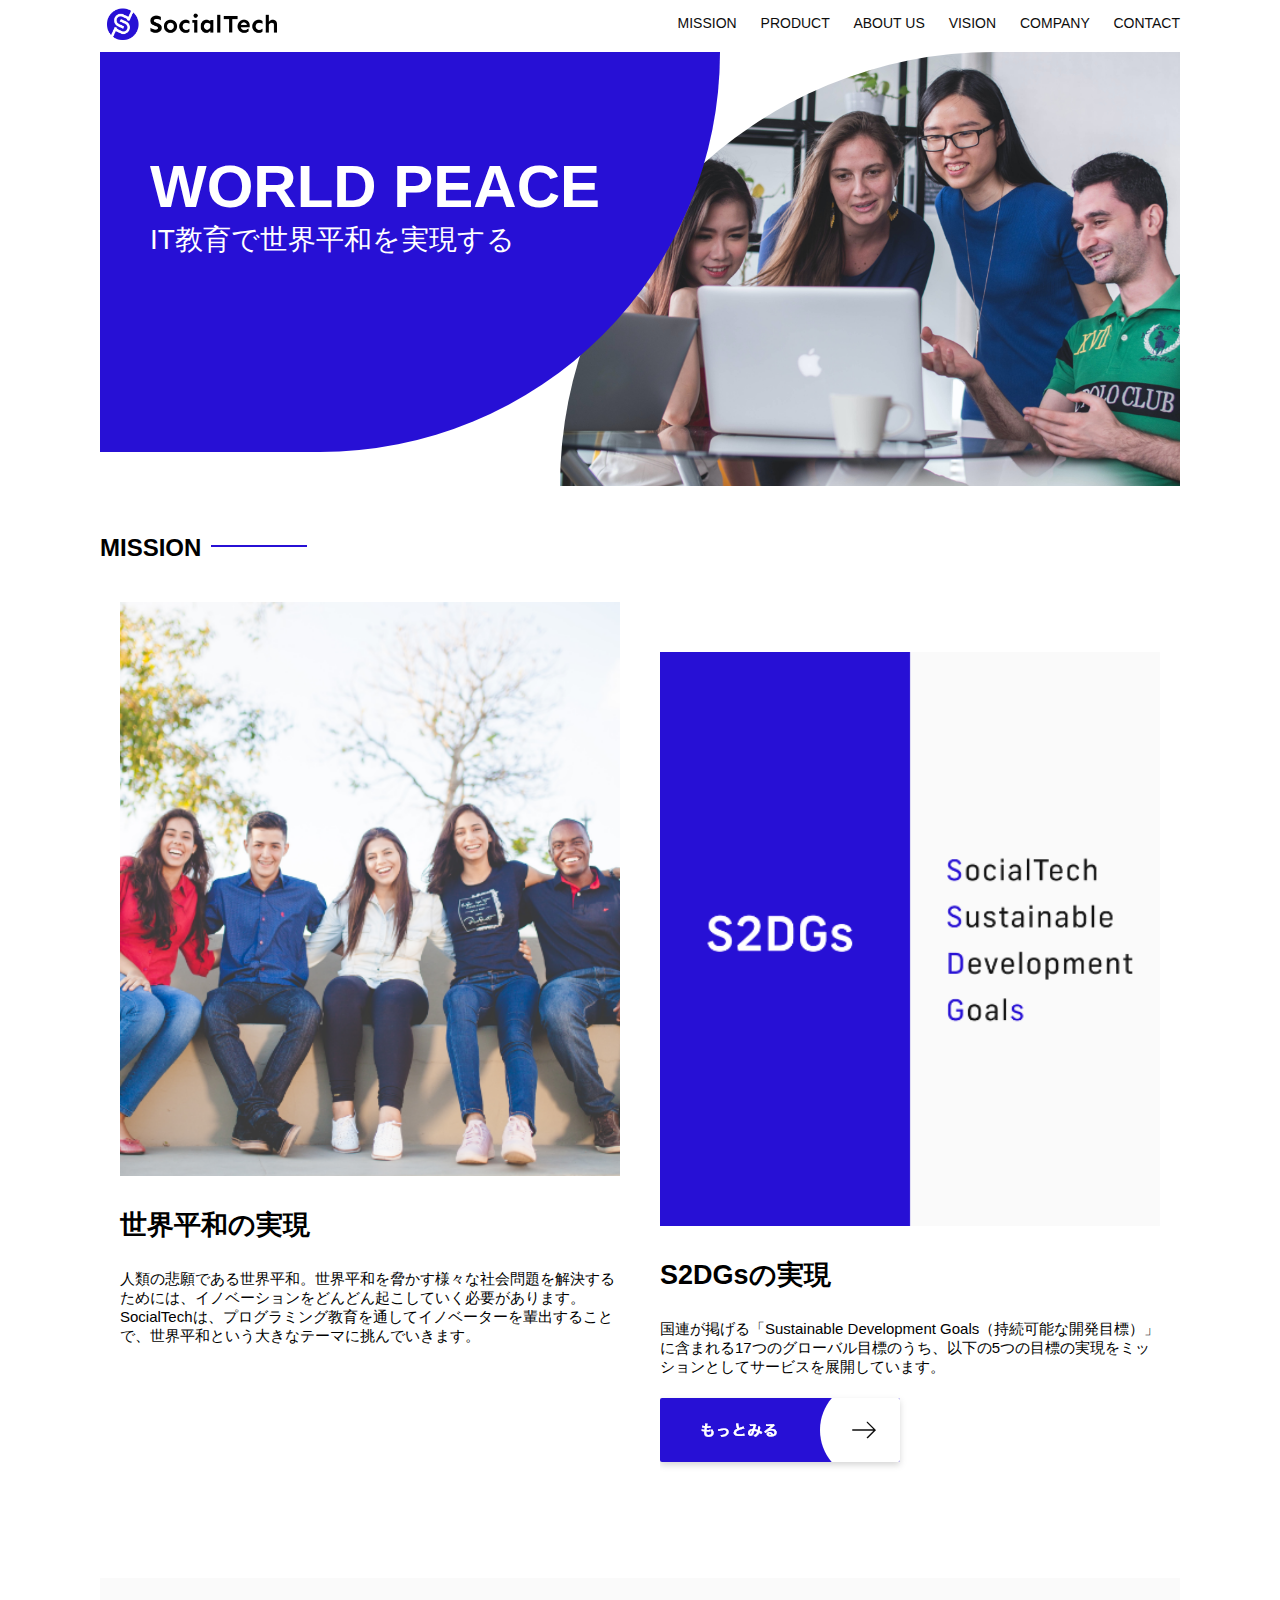
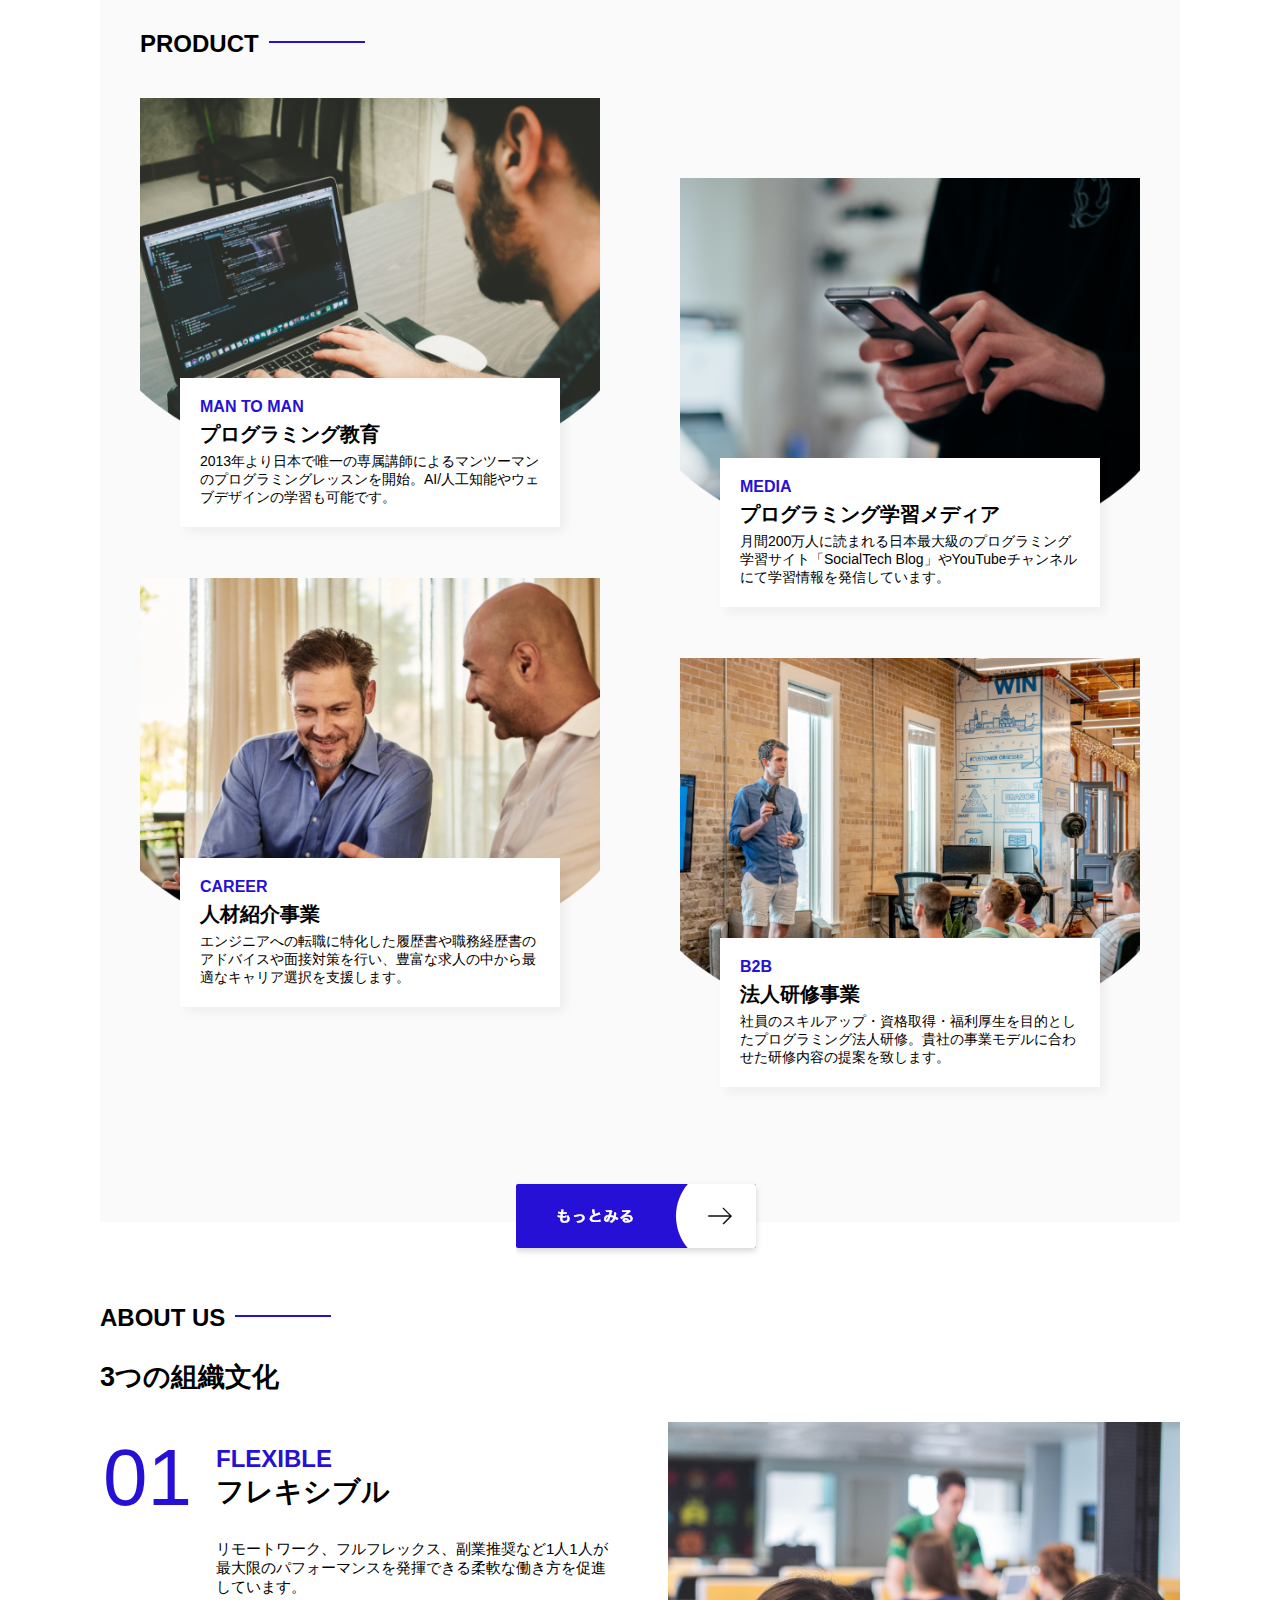
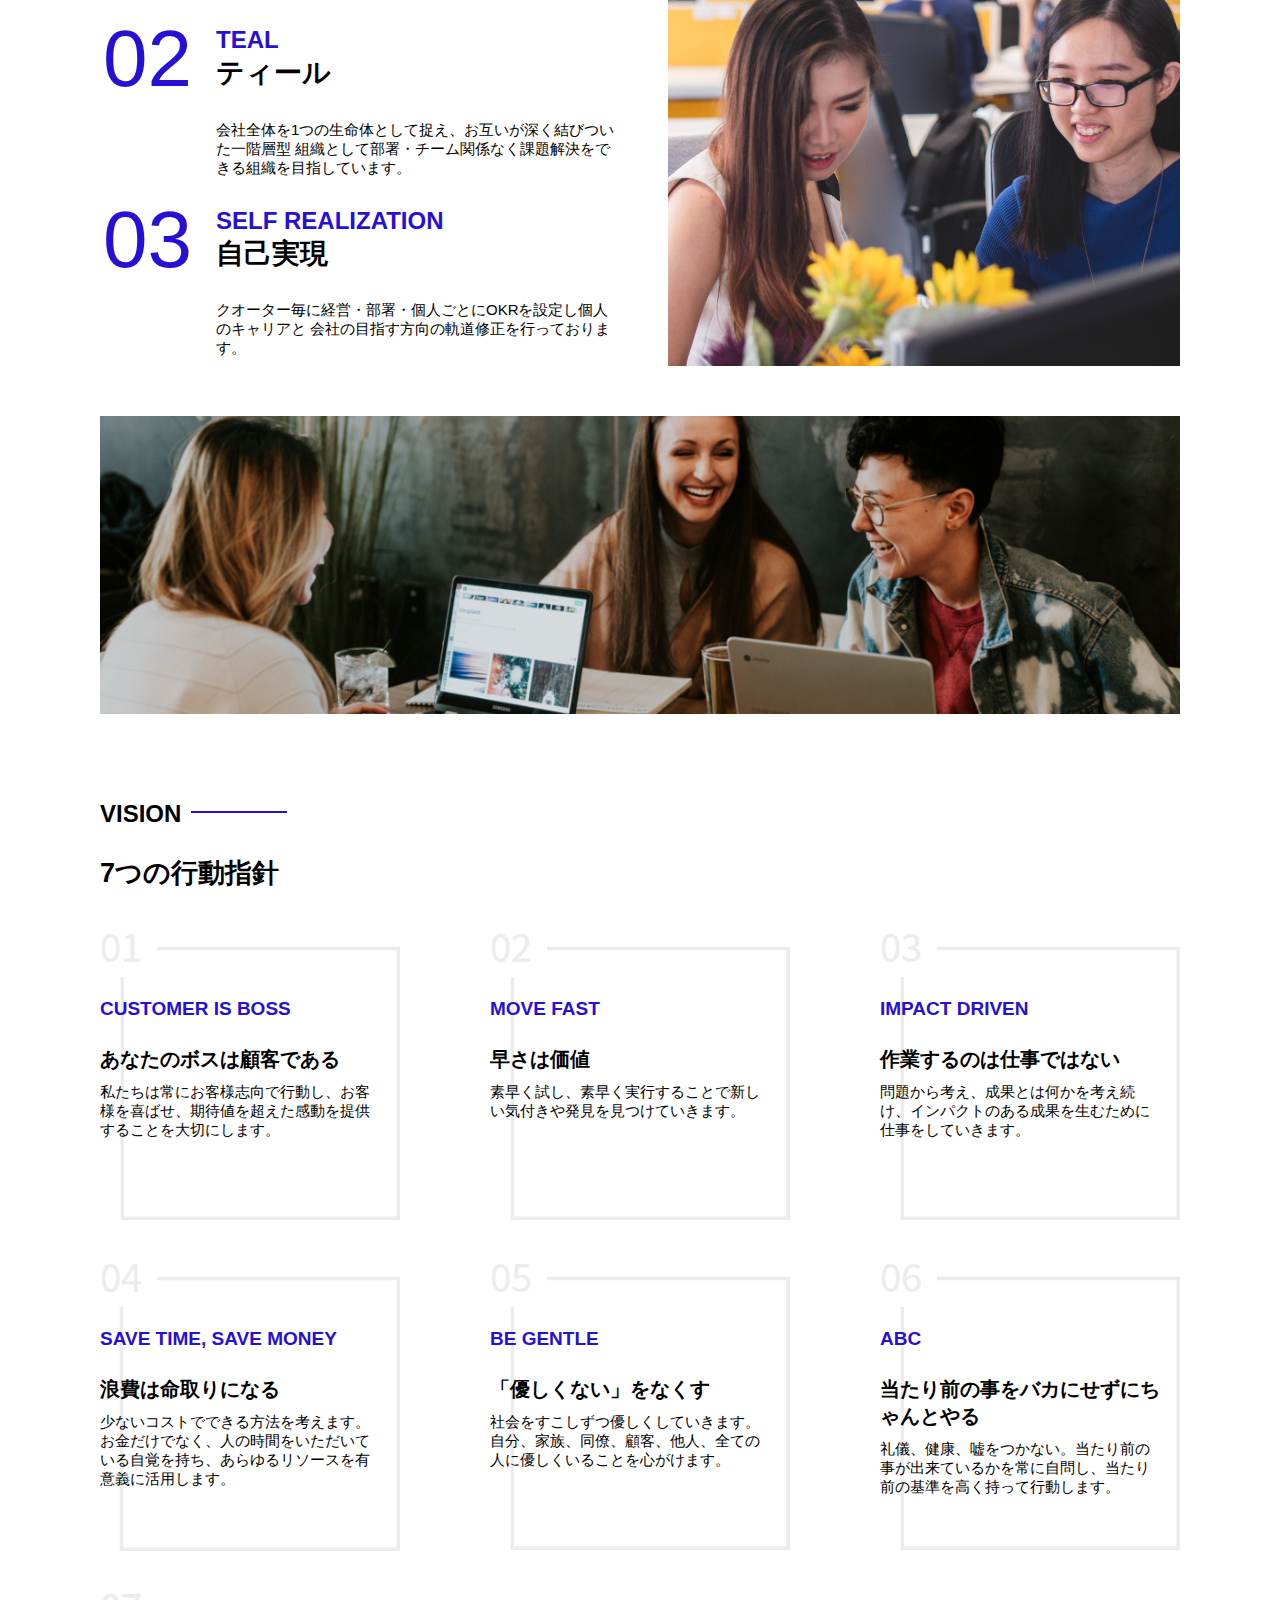
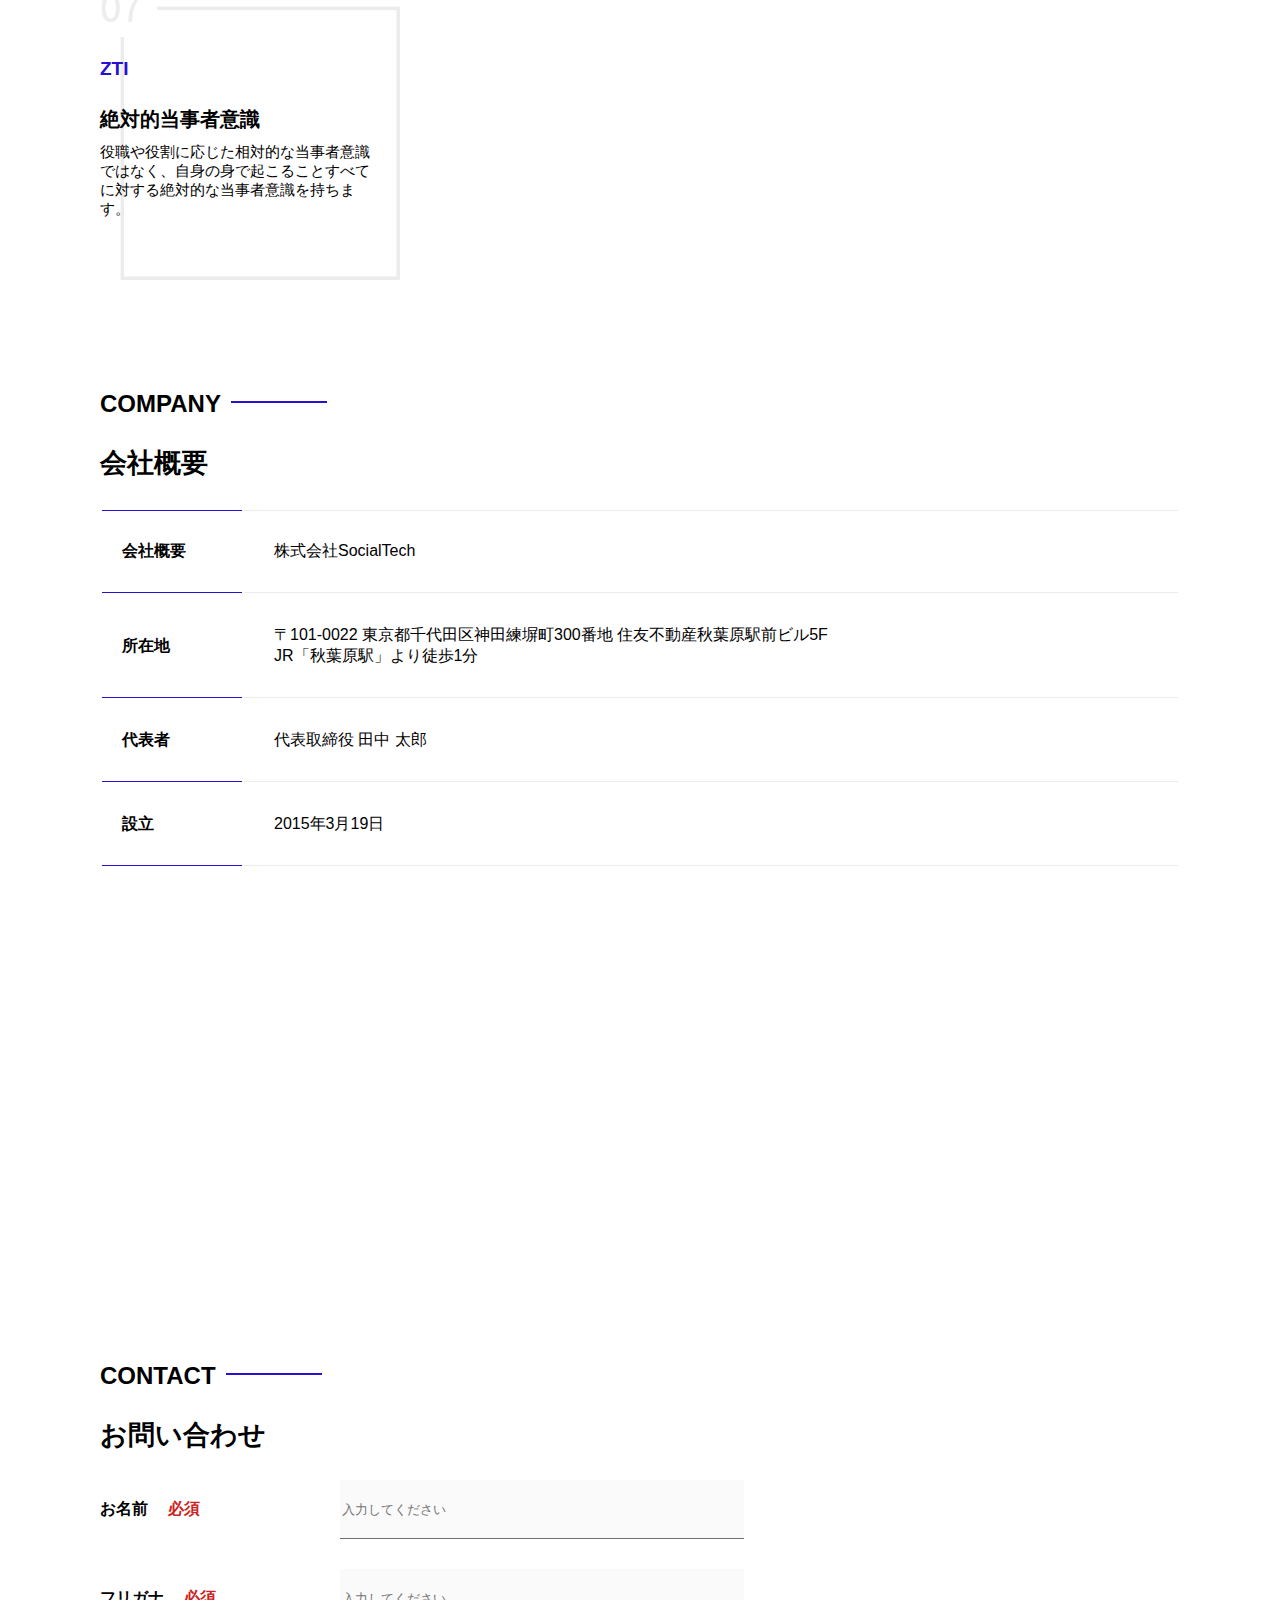
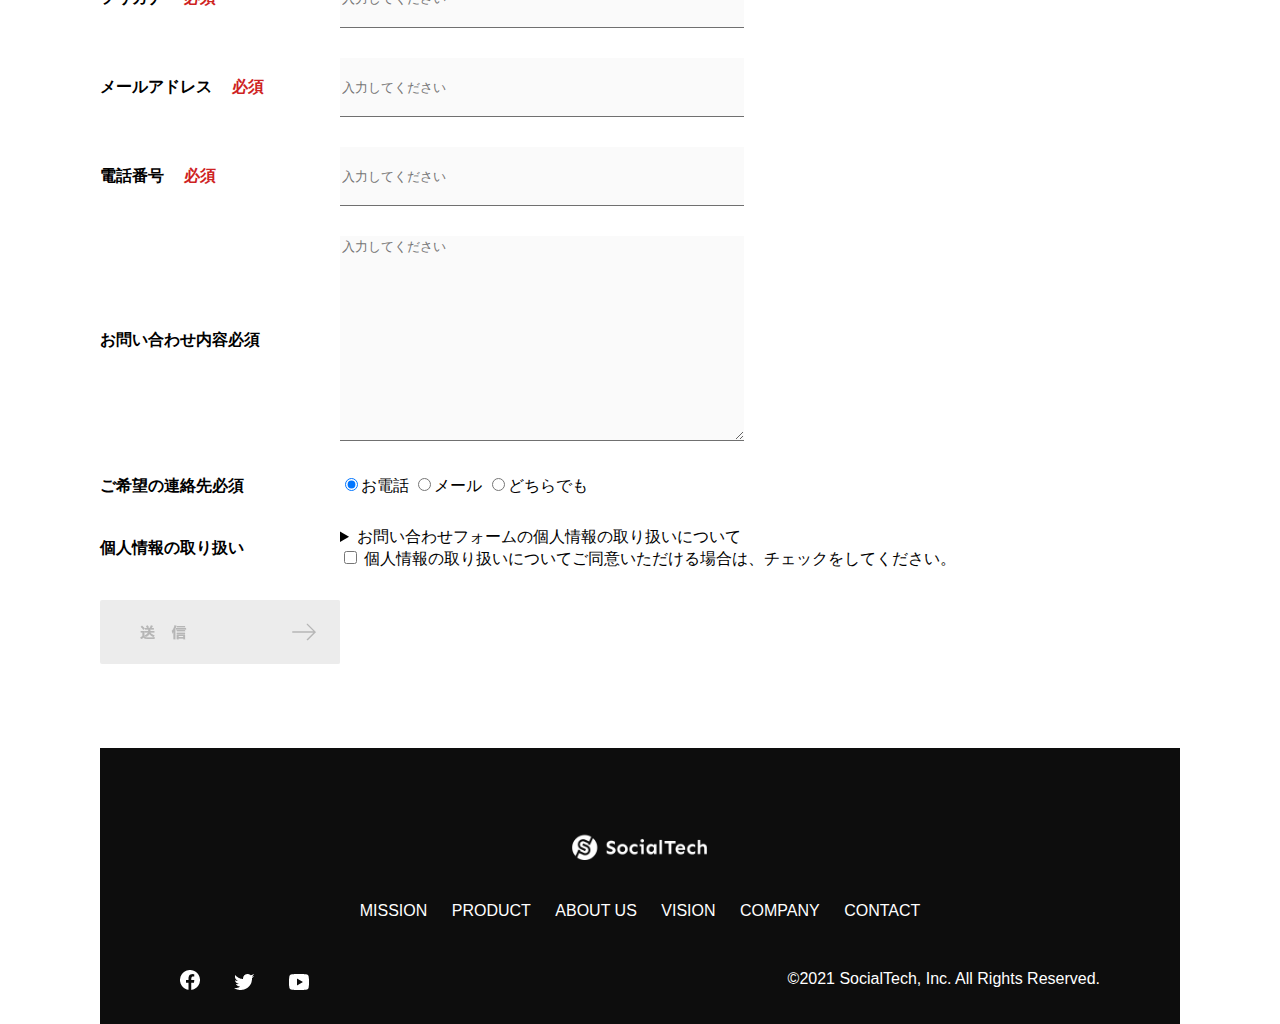
<file: index.html>
<!DOCTYPE html>
<html>
  <head>
    <title>SocialTech</title>
    <meta charset="utf-8">
    <meta name="description" content="SocialTechはEdTech業界のリーディングカンパニーを目指します。">
    <meta name="viewport" content="width=device-width, intial-scale=1.0">
    <link rel="stylesheet" href="style.css">
  </head>
  <body>
    <header>
      <a href="index.html" id="logo"><img src="images/logo.png" alt="トップページに戻る"></a>

      <nav id="nav-pc">
        <a href="mission.html">MISSION</a>
        <a href="product.html">PRODUCT</a>
        <a href="index.html#aboutus">ABOUT US</a>
        <a href="index.html#vision">VISION</a>
        <a href="index.html#company">COMPANY</a>
        <a href="index.html#contact">CONTACT</a>
      </nav>

      <img id="menu-sp" src="images/button-menu.png" alt="ナビゲーションを開く" onclick="document.getElementById('nav-sp').style.display = 'block'">

      <nav id="nav-sp">
        <img id="close" src="images/button-close.png" alt="ナビゲーションを閉じる" onclick="document.getElementById('nav-sp').style.display = 'none'">
        <a id="logo-sp" href="index.html" onclick="document.getElementById('nav-sp').style.display = 'none'"><img src="images/logo-sp.png" alt="トップページに戻る"></a>
        <a class="menu" href="mission.html" onclick="document.getElementById('nav-sp').style.display = 'none'">MISSION</a>
        <a class="menu" href="product.html" onclick="document.getElementById('nav-sp').style.display = 'none'">PRODUCT</a>
        <a class="menu" href="index.html#aboutus" onclick="document.getElementById('nav-sp').style.display = 'none'">ABOUT
         US</a>
        <a class="menu" href="index.html#vision"
         onclick="document.getElementById('nav-sp').style.display = 'none'">VISION</a>
        <a class="menu" href="index.html#company"
         onclick="document.getElementById('nav-sp').style.display = 'none'">COMPANY</a>
        <a class="menu" href="index.html#contact"
         onclick="document.getElementById('nav-sp').style.display = 'none'">CONTACT</a>
        <div id="sns">
          <a href="https://www.facebook.com/sejuku2013"><img src="images/button-facebook.png" alt="Facebookのリンク"></a>
          <a href="https://twitter.com/samuraijuku"><img src="images/button-twitter.png" alt="Twitterのリンク"></a>
          <a href="https://www.youtube.com/channel/UCCFOQO5aDK0xXam4cUQXT8g"><img src="images/button-youtube.png" alt="YouTubeのリンク"></a>
        </div>
      </nav>
    </header>
    <main>
      <article>
        <section id="main-visual">
          <div id="main-message">
            <h1>WORLD PEACE</h1>
            <p>IT教育で世界平和を実現する</p>
          </div>
          <img src="images/index/index-main.png" alt="PCの周りに集まる多国籍の仲間たち">
        </section>
        <section id="mission">
            <h2 class="index-h2">MISSION</h2>
          <div id="mission-flex">
            <div>
              <img id="mission-photo" src="images/index/index-mission.png" alt="屋外のベンチで写真を撮影する多国籍の仲間たち">
              <h3>世界平和の実現</h3>
              <p>人類の悲願である世界平和。世界平和を脅かす様々な社会問題を解決するためには、イノベーションをどんどん起こしていく必要があります。SocialTechは、プログラミング教育を通してイノベーターを輩出することで、世界平和という大きなテーマに挑んでいきます。</p>
            </div>
            <div>
              <img id="s2dgs" src="images/index/s2dgs.png" alt="S2DGs">
              <h3>S2DGsの実現</h3>
              <p>国連が掲げる「Sustainable Development Goals（持続可能な開発目標）」に含まれる17つのグローバル目標のうち、以下の5つの目標の実現をミッションとしてサービスを展開しています。</p>
              <a href="mission.html"><img src="images/button-more.png" alt="もっとみる"></a>
            </div>
          </div>
        </section>
        <section id="product">
            <h2 class="index-h2">PRODUCT</h2>
          <div>
            <div id="product-left">
              <div>
                <img class="product-photo" src="images/index/index-mantoman.png" alt="PCでコードを書く男性">
                <div class="product-explain">
                  <span>MAN TO MAN</span>
                  <h3>プログラミング教育</h3>
                  <p>2013年より日本で唯一の専属講師によるマンツーマンのプログラミングレッスンを開始。AI/人工知能やウェブデザインの学習も可能です。</p>
                </div>
              </div>
              <div>
                <img class="product-photo" src="images/index/index-career.png" alt="笑顔で話し合う2人の男性">
                <div class="product-explain">
                  <span>CAREER</span>
                  <h3>人材紹介事業</h3>
                  <p>エンジニアへの転職に特化した履歴書や職務経歴書のアドバイスや面接対策を行い、豊富な求人の中から最適なキャリア選択を支援します。</p>
                </div>
              </div>
            </div>
            <div id="product-right">
              <div>
                <img class="product-photo" src="images/index/index-media.png" alt="スマートフォンを操作する人">
                <div class="product-explain">
                  <span>MEDIA</span>
                  <h3>プログラミング学習メディア</h3>
                  <p>月間200万人に読まれる日本最大級のプログラミング学習サイト「SocialTech Blog」やYouTubeチャンネルにて学習情報を発信しています。</p>
                </div>
              </div>
              <div>
                <img class="product-photo" src="images/index/index-b2b.png" alt="講演中の男性とそれを聴く人々">
                <div class="product-explain">
                  <span>B2B</span>
                  <h3>法人研修事業</h3>
                  <p>社員のスキルアップ・資格取得・福利厚生を目的としたプログラミング法人研修。貴社の事業モデルに合わせた研修内容の提案を致します。</p>
                </div>
              </div>
            </div>
          </div>
          <div>
            <a id="product-more" href="product.html">
              <img src="images/button-more.png" alt="もっとみる">
            </a>
          </div>
        </section>
        <section id="aboutus">
          <h2 class="index-h2">ABOUT US</h2>
          <h3>3つの組織文化</h3>
          <div>
            <table class="culture-table">
              <tr>
                <td>
                  <span class="culture-num">01</span>
                </td>
                <td>
                  <span class="culture-en">FLEXIBLE</span>
                  <span class="culture-jp">フレキシブル</span>
                </td>
              </tr>
              <tr>
                <td>
                
                </td>
                <td>
                  <p class="culture-description">リモートワーク、フルフレックス、副業推奨など1人1人が最大限のパフォーマンスを発揮できる柔軟な働き方を促進しています。
                  </p>
                </td>
              </tr>
              <tr>
                <td>
                  <span class="culture-num">02</span>
                </td>
                <td>
                  <span class="culture-en">TEAL</span>
                  <span class="culture-jp">ティール</span>
                </td>
              </tr>
              <tr>
                <td>

                </td>
                <td>
                  <p class="culture-description">
                    会社全体を1つの生命体として捉え、お互いが深く結びついた一階層型
                    組織として部署・チーム関係なく課題解決をできる組織を目指しています。
                  </p>
                </td>
              </tr>
              <tr>
                <td>
                  <span class="culture-num">03</span>
                </td>
                <td>
                  <span class="culture-en">SELF REALIZATION</span>
                  <span class="culture-jp">自己実現</span>
                </td>
              </tr>
              <tr>
                <td>

                </td>
                <td>
                  <p class="culture-description">
                    クオーター毎に経営・部署・個人ごとにOKRを設定し個人のキャリアと
                    会社の目指す方向の軌道修正を行っております。
                  </p>
                </td>
              </tr>
            </table>
              <img class="culture-img" src="images/index/index-aboutus1.png" alt="笑顔で話し合う2人の女性">
          </div>
           <img class="culture-img2" src="images/index/index-aboutus2.png" alt="笑顔で話し合う3人の男女">
        </section>
        <section id="vision">
          <h2 class="index-h2">VISION</h2>
          <h3>7つの行動指針</h3>
          <div>
            <div class="vision-box">
              <img src="images/index/vision-01.png" alt="01">
              <span>
                <h4>CUSTOMER IS BOSS</h4>
                <h5>あなたのボスは顧客である</h5>
                <p>私たちは常にお客様志向で行動し、お客様を喜ばせ、期待値を超えた感動を提供することを大切にします。</p>
              </span>
            </div>
            <div class="vision-box">
              <img src="images/index/vision-02.png" alt="02">
              <span>
                <h4>MOVE FAST</h4>
                <h5>早さは価値</h5>
                <p>素早く試し、素早く実行することで新しい気付きや発見を見つけていきます。</p>
              </span>
            </div>
            <div class="vision-box">
              <img src="images/index/vision-03.png" alt="03">
              <span>
                <h4>IMPACT DRIVEN</h4>
                <h5>作業するのは仕事ではない</h5>
                <p>問題から考え、成果とは何かを考え続け、インパクトのある成果を生むために仕事をしていきます。</p>
              </span>
            </div>
            <div class="vision-box">
              <img src="images/index/vision-04.png" alt="04">
              <span>
                <h4>SAVE TIME, SAVE MONEY</h4>
                <h5>浪費は命取りになる</h5>
                <p>少ないコストでできる方法を考えます。お金だけでなく、人の時間をいただいている自覚を持ち、あらゆるリソースを有意義に活用します。</p>
              </span>
            </div>
            <div class="vision-box">
              <img src="images/index/vision-05.png" alt="05">
              <span>
                <h4>BE GENTLE</h4>
                <h5>「優しくない」をなくす</h5>
                <p>社会をすこしずつ優しくしていきます。自分、家族、同僚、顧客、他人、全ての人に優しくいることを心がけます。</p>
              </span>
            </div>
            <div class="vision-box">
              <img src="images/index/vision-06.png" alt="06">
              <span>
                <h4>ABC</h4>
                <h5>当たり前の事をバカにせずにちゃんとやる</h5>
                <p>礼儀、健康、嘘をつかない。当たり前の事が出来ているかを常に自問し、当たり前の基準を高く持って行動します。</p>
              </span>
            </div>
            <div class="vision-box">
              <img src="images/index/vision-07.png" alt="07">
              <span>
                <h4>ZTI</h4>
                <h5>絶対的当事者意識</h5>
                <p>役職や役割に応じた相対的な当事者意識ではなく、自身の身で起こることすべてに対する絶対的な当事者意識を持ちます。</p>
              </span>
            </div>
          </div>
        </section>
        <section id="company">
          <h2 class="index-h2">COMPANY</h2>
          <h3>会社概要</h3>
          <table id="company-table">
            <tr>
              <th class="tableheader-first">会社概要</th>
              <td class="cell-first">株式会社SocialTech</td>
            </tr>
            <tr>
              <th class="tableheader">所在地</th>
              <td class="cell">〒101-0022 東京都千代田区神田練塀町300番地 住友不動産秋葉原駅前ビル5F<br>JR「秋葉原駅」より徒歩1分</td>
            </tr>
            <tr>
              <th class="tableheader">代表者</th>
              <td class="cell">代表取締役 田中 太郎</td>
            </tr>
            <tr>
              <th class="tableheader">設立</th>
              <td class="cell">2015年3月19日</td>
            </tr>
          </table>
          <iframe src="https://www.google.com/maps/embed?pb=!1m14!1m8!1m3!1d12960.275416078066!2d139.7746526!3d35.6999232!3m2!1i1024!2i768!4f13.1!3m3!1m2!1s0x60188fee13660e23%3A0x77137876edf742ac!2z5L2P5Y-L5LiN5YuV55Sj56eL6JGJ5Y6f6aeF5YmN44OT44Or!5e0!3m2!1sja!2sjp!4v1710770585613!5m2!1sja!2sjp" width="600" height="450" style="border:0;" allowfullscreen="" loading="lazy" referrerpolicy="no-referrer-when-downgrade"></iframe>
        </section>
        <section id="contact">
          <h2 class="index-h2">CONTACT</h2>
          <h3>お問い合わせ</h3>
          <form>
            <div>
              <div class="contact-heading">
                <label class="contact-label">お名前<span class="contact-span">必須</span></label>
              </div>
              <div>
                <input type="text" name="name" placeholder="入力してください" class="contact-textbox">
              </div>
            </div>
            <div>
              <div class="contact-heading">
                <label class="contact-label">フリガナ<span class="contact-span">必須</span></label>
              </div>
              <div>
                <input type="text" name="hurigana" placeholder="入力してください" class="contact-textbox">
              </div>
            </div>
            <div>
              <div class="contact-heading">
                <label class="contact-label">メールアドレス<span class="contact-span">必須</span></label>
              </div>
              <div>
                <input type="text" name="email" placeholder="入力してください" class="contact-textbox">
              </div>                
            </div>
            <div>
              <div class="contact-heading">
                <label class="contact-label">電話番号<span class="contact-span">必須</span></label>
              </div>
              <div>
                <input type="text" name="tel" placeholder="入力してください" class="contact-textbox">
              </div>
            </div>
            <div>
              <div class="contact-heading">
                <label class="contact-label">お問い合わせ内容<span class="contact-label">必須</span></label>
              </div>
              <div>
                <textarea class="contact-textarea" placeholder="入力してください" name="message"></textarea>
              </div>
            </div>
            <div>
              <div class="contact-heading">
                <label class="contact-label">ご希望の連絡先<span class="contact-label">必須</span></label>
              </div>
              <div>
                <input class="radiobutton" type="radio" value="tel" name="contact" checked><label>お電話</label>
                <input class="radiobutton" type="radio" value="mail" name="contact"><label>メール</label>
                <input class="radiobutton" type="radio" value="both" name="contact"><label>どちらでも</label>
              </div>
            </div>
            <div>
              <div class="contact-heading">
                <label class="contact-label">個人情報の取り扱い</label>
              </div>
              <div>
                <details>
                  <summary>お問い合わせフォームの個人情報の取り扱いについて</summary>
                  <div>
                    <span>１．組織の名称又は氏名</span><br>
                    株式会社SocialTech<br><br>
                    <span>２．個人情報保護管理者（若しくはその代理人）の氏名又は職名、所属及び連絡先
                      鈴木 一郎 コーポレート部</span><br>
                    メールアドレス：samurai@example.com<br>
                    TEL：03-1234-5678<br>
                    <span>３．個人情報の利用目的</span><br>
                    ・本サービス及び本サービスに関連する情報の提供又はそれらに関する連絡のため<br>
                    ・ユーザーの本人確認のため<br>
                    ・当社サービスのご案内のため<br>
                    ・当社の商品等の広告または宣伝（電子メールによるものを含むものとします。）<br><br>
                    <span>４．個人情報の取り扱い業務の委託</span><br>
                    個人情報の取扱業務の全部または一部を外部に業務委託する場合があります。<br>
                    その際、弊社は、個人情報を適切に保護できる管理体制を敷き実行していることを条件として<br>
                    委託先を厳選したうえで、機密保持契約を委託先と締結し、お客様の個人情報を厳密に管理させます。<br><br>
                    <span>５．個人情報の開示等の請求</span><br>
                    お客様は、弊社に対してご自身の個人情報の開示等（利用目的の通知、開示、内容の訂正・追加・削除、利用の停止または消去、第三者への提供の停止）に関して、当社問合わせ窓口に申し出ることができます。<br>
                    その際、弊社はお客様ご本人を確認させていただいたうえで、合理的な期間内に対応いたします。<br><br>
                    なお、個人情報に関する弊社問合わせ先は、次の通りです。<br><br>
                    株式会社SocialTech　個人情報問合せ窓口<br>
                    〒101-0022 東京都千代田区神田練塀町300番地 住友不動産秋葉原駅前ビル5F<br>
                    メールアドレス：samurai@example.com　TEL：03-1234-5678<br><br>
                    <span>６．個人情報を提供されることの任意性について</span><br><br>
                    お客様がご自身の個人情報を弊社に提供されるか否かは、お客様のご判断によりますが、もしご提供されない場合には、適切なサービスが提供できない場合がありますので予めご了承ください。
                  </div>
                </details>
                <input type="checkbox" name="agree">
                  <span>個人情報の取り扱いについてご同意いただける場合は、チェックをしてください。</span>
              </div>
            </div>
              <input type="image" src="images/button-submit.png" alt="送信する">
          </form>
        </section>
      </article>
      <footer>
        <div id="footer-logo">
          <img src="images/logo-sp.png" alt="SocialTech">
        </div>
        <div id="footer-link">
          <a href="mission.html">MISSION</a>
          <a href="product.html">PRODUCT</a>
          <a href="index.html#aboutus">ABOUT US</a>
          <a href="index.html#vision">VISION</a>
          <a href="index.html#company">COMPANY</a>
          <a href="index.html#contact">CONTACT</a>
        </div>
        <div id="sns-footer">
          <a href="https://www.facebook.com/sejuku2013"><img src="images/button-facebook.png" alt="Facebookのリンク"></a>
          <a href="https://twitter.com/samuraijuku"><img src="images/button-twitter.png" alt="Twitterのリンク"></a>
          <a href="https://www.youtube.com/channel/UCCFOQO5aDK0xXam4cUQXT8g"><img src="images/button-youtube.png" alt="YouTubeのリンク"></a>
            <span id="copyright">&copy;2021 SocialTech, Inc. All Rights Reserved. </span>
        </div>
      </footer>
    </main>
  </body>
</html>
</file>
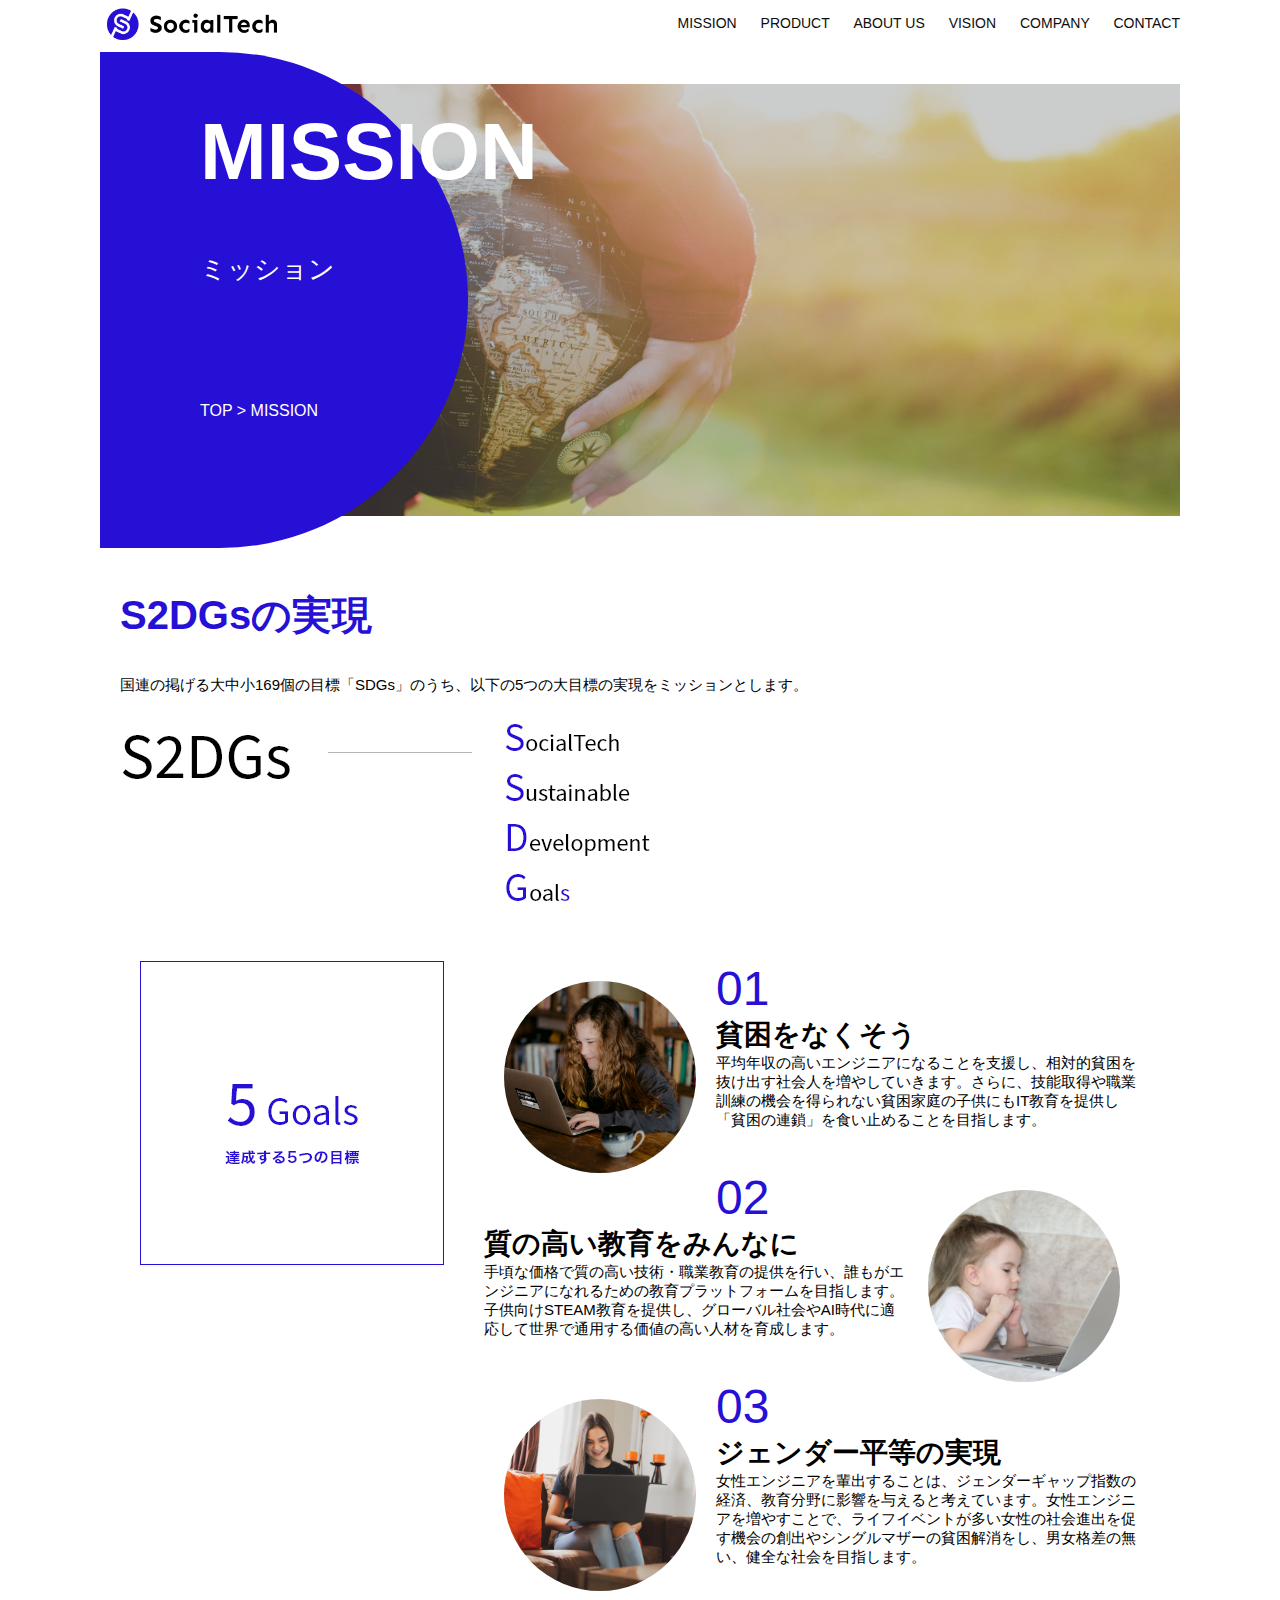
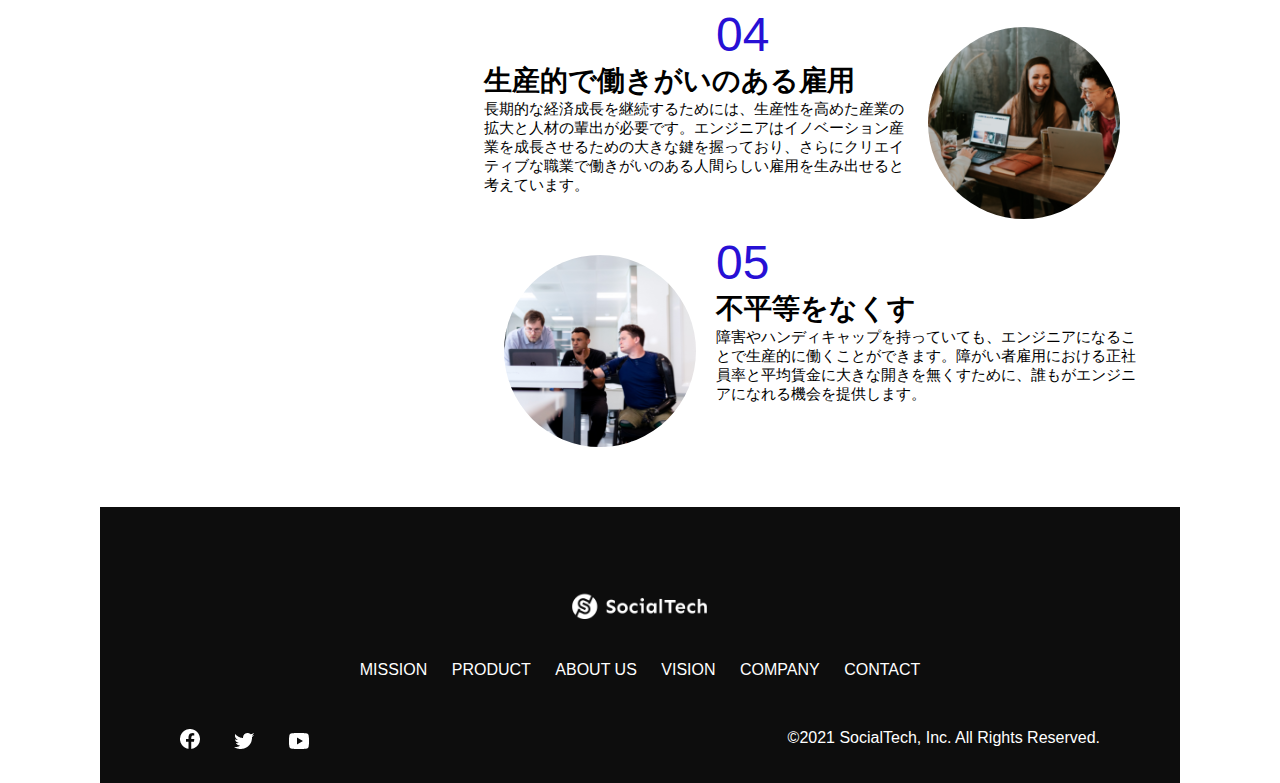
<file: mission.html>
<!DOCTYPE html>
<html>
  <head>
    <title>SocialTech - MISSION ミッション -</title>
    <meta name="description" content="SocialTechが目指す5つの目標（S2DGs）を紹介します">
    <meta charset="utf-8">
    <meta name="viewport" content="width=device-width, initial-scale=1.0">
    <link rel="stylesheet" href="style.css">
  </head>
  <body>
    <header>
      <a href="index.html" id="logo"><img src="images/logo.png" alt="トップページに戻る"></a>

      <nav id="nav-pc">
        <a href="mission.html">MISSION</a>
        <a href="product.html">PRODUCT</a>
        <a href="index.html#aboutus">ABOUT US</a>
        <a href="index.html#vision">VISION</a>
        <a href="index.html#company">COMPANY</a>
        <a href="index.html#contact">CONTACT</a>
      </nav>

      <img id="menu-sp" src="images/button-menu.png" alt="ナビゲーションを開く" onclick="document.getElementById('nav-sp').style.display = 'block'">

      <nav id="nav-sp">
        <img id="close" src="images/button-close.png" alt="ナビゲーションを閉じる" onclick="document.getElementById('nav-sp').style.display = 'none'">
        <a id="logo-sp" href="index.html" onclick="document.getElementById('nav-sp').style.display = 'none'"><img src="images/logo-sp.png" alt="トップページに戻る"></a>
        <a class="menu" href="mission.html" onclick="document.getElementById('nav-sp').style.display = 'none'">MISSION</a>
        <a class="menu" href="product.html" onclick="document.getElementById('nav-sp').style.display = 'none'">PRODUCT</a>
        <a class="menu" href="index.html#aboutus" onclick="document.getElementById('nav-sp').style.display = 'none'">ABOUT
         US</a>
        <a class="menu" href="index.html#vision"
         onclick="document.getElementById('nav-sp').style.display = 'none'">VISION</a>
        <a class="menu" href="index.html#company"
         onclick="document.getElementById('nav-sp').style.display = 'none'">COMPANY</a>
        <a class="menu" href="index.html#contact"
         onclick="document.getElementById('nav-sp').style.display = 'none'">CONTACT</a>
        <div id="sns">
          <a href="https://www.facebook.com/sejuku2013"><img src="images/button-facebook.png" alt="Facebookのリンク"></a>
          <a href="https://twitter.com/samuraijuku"><img src="images/button-twitter.png" alt="Twitterのリンク"></a>
          <a href="https://www.youtube.com/channel/UCCFOQO5aDK0xXam4cUQXT8g"><img src="images/button-youtube.png" alt="YouTubeのリンク"></a>
        </div>
      </nav>
    </header>
    <main>
      <article>
        <section id="mission-main">
          <div id="mission-title">
            <h1>MISSION</h1>
            <span>ミッション</span>
            <div>TOP > MISSION</div>
          </div>
        </section>
        <section id="mission-s2dgs">
          <h2 class="mission-h2">S2DGsの実現</h2>
          <p>国連の掲げる大中小169個の目標「SDGs」のうち、以下の5つの大目標の実現をミッションとします。</p>
          <img src="images/mission/mission-s2dgs.png" alt="S2DGs">
        </section>
        <section id="mission-5goals">
          <div>
            <img id="s2dgs-image" src="images/mission/mission-5goals.png" alt="5Goals">
          </div>
          <div>
            <div>
              <img class="fivegoals-image-left" src="images/mission/mission-5goals01.png" alt="PCを操作する女の子">
              <span class="fivegoals-number">01</span>
              <h3 class="fivegoals-h3">貧困をなくそう</h3>
              <p class="fivegoals-p">
                平均年収の高いエンジニアになることを支援し、相対的貧困を抜け出す社会人を増やしていきます。さらに、技能取得や職業訓練の機会を得られない貧困家庭の子供にもIT教育を提供し「貧困の連鎖」を食い止めることを目指します。
              </p>
            </div>
            
            <div>
              <img class="fivegoals-image-right" src="images/mission/mission-5goals02.png" alt="PCを見つめる小さい女の子">
              <span class="fivegoals-number">02</span>
              <h3 class="fivegoals-h3">質の高い教育をみんなに</h3>
              <p class="fivegoals-p">
                手頃な価格で質の高い技術・職業教育の提供を行い、誰もがエンジニアになれるための教育プラットフォームを目指します。子供向けSTEAM教育を提供し、グローバル社会やAI時代に適応して世界で通用する価値の高い人材を育成します。
              </p>
            </div>
    
            <div>
              <img class="fivegoals-image-left" src="images/mission/mission-5goals03.png" alt="PCを操作する女性">
              <span class="fivegoals-number">03</span>
              <h3 class="fivegoals-h3">ジェンダー平等の実現</h3>
              <p class="fivegoals-p">
                女性エンジニアを輩出することは、ジェンダーギャップ指数の経済、教育分野に影響を与えると考えています。女性エンジニアを増やすことで、ライフイベントが多い女性の社会進出を促す機会の創出やシングルマザーの貧困解消をし、男女格差の無い、健全な社会を目指します。
              </p>
            </div>
    
            <div>
              <img class="fivegoals-image-right" src="images/mission/mission-5goals04.png" alt="笑顔で話し合う3人の男女">
              <span class="fivegoals-number">04</span>
              <h3 class="fivegoals-h3">生産的で働きがいのある雇用</h3>
              <p class="fivegoals-p">
                長期的な経済成長を継続するためには、生産性を高めた産業の拡大と人材の輩出が必要です。エンジニアはイノベーション産業を成長させるための大きな鍵を握っており、さらにクリエイティブな職業で働きがいのある人間らしい雇用を生み出せると考えています。
              </p>
            </div>
    
            <div>
              <img class="fivegoals-image-left" src="images/mission/mission-5goals05.png" alt="障害を持つ男性が生き生きと働く様子">
              <span class="fivegoals-number">05</span>
              <h3 class="fivegoals-h3">不平等をなくす</h3>
              <p class="fivegoals-p">
                障害やハンディキャップを持っていても、エンジニアになることで生産的に働くことができます。障がい者雇用における正社員率と平均賃金に大きな開きを無くすために、誰もがエンジニアになれる機会を提供します。
              </p>
            </div>
          </div>
          </div>
        </section>
      </article>
      <footer>
        <div id="footer-logo">
          <img src="images/logo-sp.png" alt="SocialTech">
        </div>
        <div id="footer-link">
          <a href="mission.html">MISSION</a>
          <a href="product.html">PRODUCT</a>
          <a href="index.html#aboutus">ABOUT US</a>
          <a href="index.html#vision">VISION</a>
          <a href="index.html#company">COMPANY</a>
          <a href="index.html#contact">CONTACT</a>
        </div>
        <div id="sns-footer">
          <a href="https://www.facebook.com/sejuku2013"><img src="images/button-facebook.png" alt="Facebookのリンク"></a>
          <a href="https://twitter.com/samuraijuku"><img src="images/button-twitter.png" alt="Twitterのリンク"></a>
          <a href="https://www.youtube.com/channel/UCCFOQO5aDK0xXam4cUQXT8g"><img src="images/button-youtube.png" alt="YouTubeのリンク"></a>
            <span id="copyright">&copy;2021 SocialTech, Inc. All Rights Reserved. </span>
        </div>
      </footer>
    </main>
  </body>
</html>
</file>
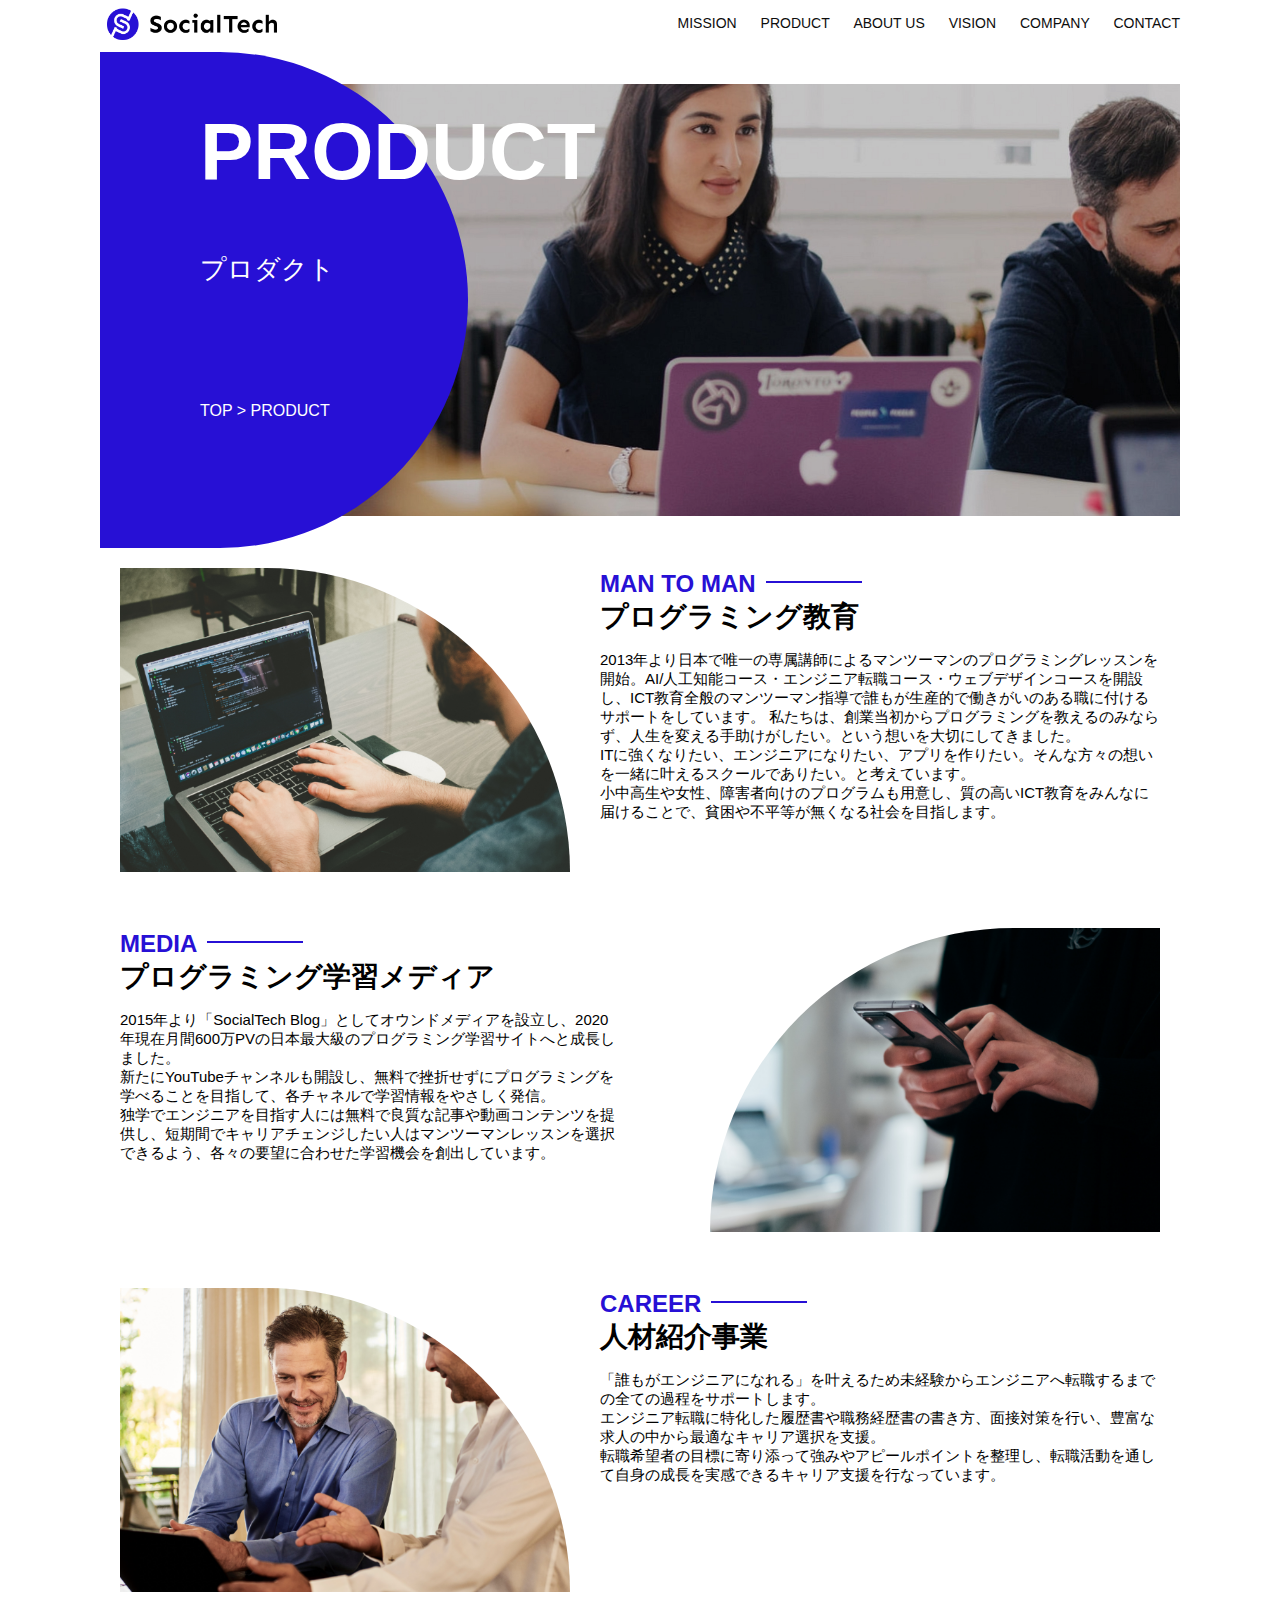
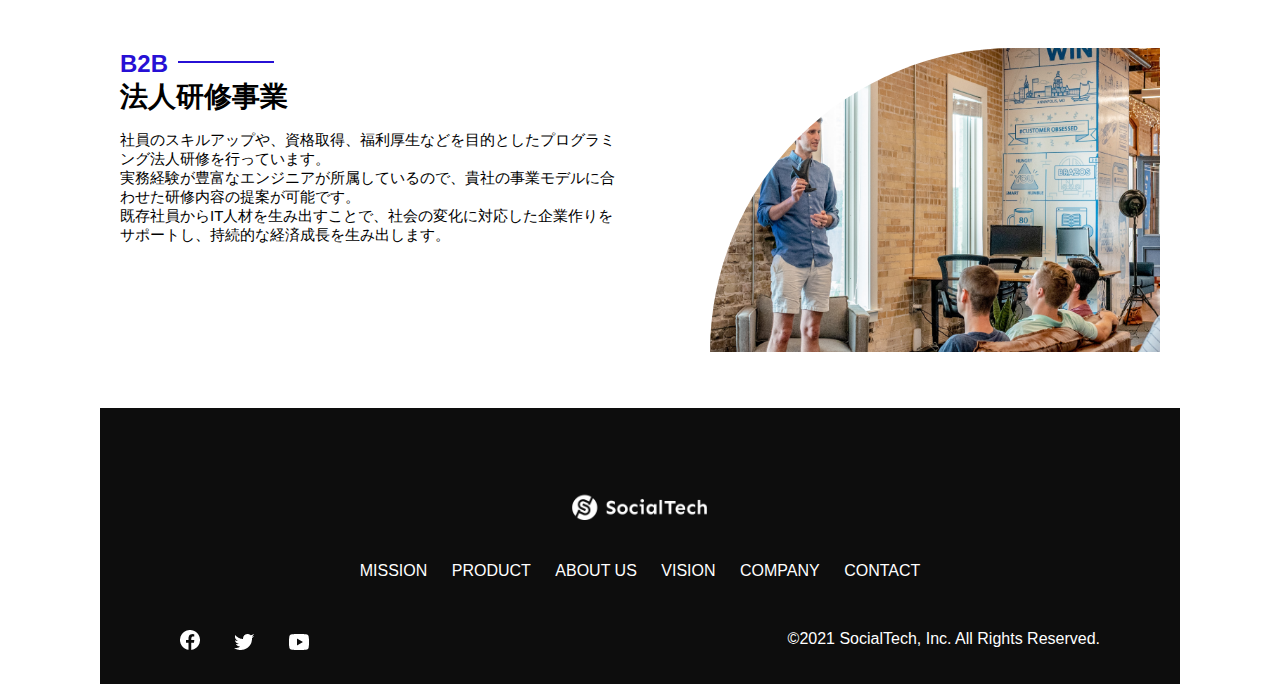
<file: product.html>
<!DOCTYPE html>
<html>
  <head>
    <title>SocialTech -PRODUCT プロダクト-</title>
    <meta name="description" content="SocialTechの4つのプロダクトを紹介します">
    <meta charset="utf-8">
    <meta name="viewport" content="width=device-width, initial-scale=1.0">
    <link rel="stylesheet" href="style.css">
  </head>
  <body>
    <header>
      <a href="index.html" id="logo"><img src="images/logo.png" alt="トップページに戻る"></a>

      <nav id="nav-pc">
        <a href="mission.html">MISSION</a>
        <a href="product.html">PRODUCT</a>
        <a href="index.html#aboutus">ABOUT US</a>
        <a href="index.html#vision">VISION</a>
        <a href="index.html#company">COMPANY</a>
        <a href="index.html#contact">CONTACT</a>
      </nav>

      <img id="menu-sp" src="images/button-menu.png" alt="ナビゲーションを開く" onclick="document.getElementById('nav-sp').style.display = 'block'">

      <nav id="nav-sp">
        <img id="close" src="images/button-close.png" alt="ナビゲーションを閉じる" onclick="document.getElementById('nav-sp').style.display = 'none'">
        <a id="logo-sp" href="index.html" onclick="document.getElementById('nav-sp').style.display = 'none'"><img src="images/logo-sp.png" alt="トップページに戻る"></a>
        <a class="menu" href="mission.html" onclick="document.getElementById('nav-sp').style.display = 'none'">MISSION</a>
        <a class="menu" href="product.html" onclick="document.getElementById('nav-sp').style.display = 'none'">PRODUCT</a>
        <a class="menu" href="index.html#aboutus" onclick="document.getElementById('nav-sp').style.display = 'none'">ABOUT
         US</a>
        <a class="menu" href="index.html#vision"
         onclick="document.getElementById('nav-sp').style.display = 'none'">VISION</a>
        <a class="menu" href="index.html#company"
         onclick="document.getElementById('nav-sp').style.display = 'none'">COMPANY</a>
        <a class="menu" href="index.html#contact"
         onclick="document.getElementById('nav-sp').style.display = 'none'">CONTACT</a>
        <div id="sns">
          <a href="https://www.facebook.com/sejuku2013"><img src="images/button-facebook.png" alt="Facebookのリンク"></a>
          <a href="https://twitter.com/samuraijuku"><img src="images/button-twitter.png" alt="Twitterのリンク"></a>
          <a href="https://www.youtube.com/channel/UCCFOQO5aDK0xXam4cUQXT8g"><img src="images/button-youtube.png" alt="YouTubeのリンク"></a>
        </div>
      </nav>
    </header>
    <main>
      <article>
        <section id="product-main">
          <div id="product-title">
            <h1>PRODUCT</h1>
            <span>プロダクト</span>
            <div>TOP > PRODUCT</div>
          </div>
        </section>
        <section class="product-section1">
          <img src="images/product/product-mantoman.png" alt="PCでコードを書く男性">
          <div>
            <h2 class="product-h2">MAN TO MAN</h2>
            <h3 class="product-h3">プログラミング教育</h3>
            <p>
              2013年より日本で唯一の専属講師によるマンツーマンのプログラミングレッスンを開始。AI/人工知能コース・エンジニア転職コース・ウェブデザインコースを開設し、ICT教育全般のマンツーマン指導で誰もが生産的で働きがいのある職に付けるサポートをしています。
              私たちは、創業当初からプログラミングを教えるのみならず、人生を変える手助けがしたい。という想いを大切にしてきました。<br>ITに強くなりたい、エンジニアになりたい、アプリを作りたい。そんな方々の想いを一緒に叶えるスクールでありたい。と考えています。<br>小中高生や女性、障害者向けのプログラムも用意し、質の高いICT教育をみんなに届けることで、貧困や不平等が無くなる社会を目指します。
            </p>
          </div>
        </section>
        <section class="product-section2">
          <div>
            <h2 class="product-h2">MEDIA</h2>
            <h3 class="product-h3">プログラミング学習メディア</h3>
            <p>2015年より「SocialTech
              Blog」としてオウンドメディアを設立し、2020年現在月間600万PVの日本最大級のプログラミング学習サイトへと成長しました。<br>新たにYouTubeチャンネルも開設し、無料で挫折せずにプログラミングを学べることを目指して、各チャネルで学習情報をやさしく発信。<br>独学でエンジニアを目指す人には無料で良質な記事や動画コンテンツを提供し、短期間でキャリアチェンジしたい人はマンツーマンレッスンを選択できるよう、各々の要望に合わせた学習機会を創出しています。
            </p>
          </div>
          <img src="images/product/product-media.png" alt="スマートフォンを操作する人">
        </section>
        <section class="product-section1">
          <img src="images/product/product-career.png" alt="笑顔で話し合う2人の男性">
          <div>
            <h2 class="product-h2">CAREER</h2>
            <h3 class="product-h3">人材紹介事業</h3>
            <p>
              「誰もがエンジニアになれる」を叶えるため未経験からエンジニアへ転職するまでの全ての過程をサポートします。<br>エンジニア転職に特化した履歴書や職務経歴書の書き方、面接対策を行い、豊富な求人の中から最適なキャリア選択を支援。<br>転職希望者の目標に寄り添って強みやアピールポイントを整理し、転職活動を通して自身の成長を実感できるキャリア支援を行なっています。<br>
            </p>
          </div>
        </section>
        <section class="product-section2">
          <div>
            <h2 class="product-h2">B2B</h2>
            <h3 class="product-h3">法人研修事業</h3>
            <p>
              社員のスキルアップや、資格取得、福利厚生などを目的としたプログラミング法人研修を行っています。<br>実務経験が豊富なエンジニアが所属しているので、貴社の事業モデルに合わせた研修内容の提案が可能です。<br>既存社員からIT人材を生み出すことで、社会の変化に対応した企業作りをサポートし、持続的な経済成長を生み出します。
            </p>
          </div>
          <img src="images/product/product-b2b.png" alt="講演中の男性とそれを聴く人々">
        </section>
      </article>
      <footer>
        <div id="footer-logo">
          <img src="images/logo-sp.png" alt="SocialTech">
        </div>
        <div id="footer-link">
          <a href="mission.html">MISSION</a>
          <a href="product.html">PRODUCT</a>
          <a href="index.html#aboutus">ABOUT US</a>
          <a href="index.html#vision">VISION</a>
          <a href="index.html#company">COMPANY</a>
          <a href="index.html#contact">CONTACT</a>
        </div>
        <div id="sns-footer">
          <a href="https://www.facebook.com/sejuku2013"><img src="images/button-facebook.png" alt="Facebookのリンク"></a>
          <a href="https://twitter.com/samuraijuku"><img src="images/button-twitter.png" alt="Twitterのリンク"></a>
          <a href="https://www.youtube.com/channel/UCCFOQO5aDK0xXam4cUQXT8g"><img src="images/button-youtube.png" alt="YouTubeのリンク"></a>
            <span id="copyright">&copy;2021 SocialTech, Inc. All Rights Reserved. </span>
        </div>
      </footer>
    </main>
  </body>
</html>
</file>
<file: style.css>
/* PC、スマホ共通のスタイル */
body {
  font-family: "Source Sans Pro", "Hiragino Kaku Gothic ProN", Meiryo, Arial, sans-serif;
}
p {
  font-size: 15px;
}
/* PC用のスタイル */
@media screen and (min-width:768px){

body {
  max-width: 1080px;
  min-width: 960px;
  margin: 0 auto 0 auto;
}
header {
  display: flex;
  justify-content: space-between;
}
#nav-pc {
  font-size: 14px;
  padding-top: 15px;
}
#nav-pc > a {
  text-decoration: none;
  margin-left: 20px;
}
#nav-pc > a:link {
  color: #0d0d0d;
}
#nav-pc > a:visited {
  color: #0d0d0d;
}
#nav-pc > a:hover {
  color: #0d0d0d;
  text-decoration: underline;
}
#nav-pc > a:active {
  color: #0d0d0d;
}
#nav-sp, #menu-sp {
  display: none;
}
#main-visual {
  position: relative;
  height: 400px;
}
#main-message {
  position: absolute;
  top: 0;
  left: 0;
  background-color: #2710d5;
  color: #ffffff;
  border-radius: 0 0 476px 0;
  max-width: 620px;
  width: 100%;
  height: 100%;
  z-index: 11;
}
#main-message > h1 {
  font-size: 60px;
  font-weight: bold;
  margin: 100px 0 0 50px;
}
#main-message > p {
  font-size: 28px;
  margin: 0 0 0 50px;
}
#main-visual > img {
  max-width: 620px;
  border-radius: 476px 0 0 0;
  position: absolute;
  top: 0;
  right: 0;
  z-index: 10;
}
h2 {
  margin-top: 40px;
}
h2::after {
  content: url(images/line.png);
  margin-left: 10px;
}
h3 {
  font-size: 27px;
}
#mission {
  margin: 80px auto;
  width: 100%;
}
#mission-flex {
  width: 100%;
  display: flex;
}
#mission-flex > div {
  width: 50%;
  margin: 20px;
}
#mission-photo {
  width: 100%;
}
#s2dgs {
  width: 100%;
  margin-top: 50px;
}
#product {
  background-color: #fafafa;
  margin: 80px 0;
  padding: 10px 40px 0px 40px;
}
#product > div {
  margin-top: 40px;
  display: flex;
}
#product-right {
  width: 50%;
  margin-left: 20px;
  margin-top: 80px;
}
#product-left {
  width: 50%;
  margin-right: 20px;
}
#product-left > div {
  position: relative;
  height: 480px;
  margin-right: 20px;
}
#product-right > div {
  position: relative;
  height: 480px;
  margin-left: 20px;
}
.product-photo {
  width: 100%;
}
.product-explain {
  background-color: #ffffff;
  position: absolute;
  left: 0;
  top: 280px;
  margin: 0 40px;
  padding: 20px;
  box-shadow: 5px 5px 10px rgba(0, 0, 0, 0.05);
}
.product-explain > span {
  color: #2710d5;
  font-weight: bold;
  font-size: 16px;
  margin: 0;
}
.product-explain > h3 {
  font-size: 20px;
  margin: 5px 0;
}
.product-explain > p {
  font-size: 14px;
  margin: 0;
}
#product-more {
  margin: 0 auto -42px auto;
}
#aboutus {
  margin: 80px auto;
}
#aboutus > div {
  display: flex;
}
.culture-img {
  width: 100%;
  align-self: flex-start;
}
.culture-img2 {
  margin-top: 50px;
  width: 100%;
}
.culture-table {
  margin-right: 50px;
}
.culture-num {
  font-size: 80px;
  color: #2710d5;
  margin-right: 20px;
}
.culture-en {
  color: #2710d5;
  font-weight: bold;
  font-size: 24px;
  display: block;
}
.culture-jp {
  font-size: 28px;
  font-weight: bold;
}
.culture-description {
  margin: 0;
}
#vision {
  margin: 80px auto;
}
#vision > div {
  width: 100%;
  display: flex;
  justify-content: space-between;
  flex-wrap: wrap;
}
.vision-box {
  width: 300px;
  height: 300px;
  margin-bottom: 30px;
  position: relative;
}
.vision-box > img {
  width: 100%;
  height: auto;
  position: absolute;
  top: 0;
  left: 0;
  z-index: 30;
}
.vision-box > span {
  position: absolute;
  top: 0;
  left: 0;
  z-index: 31;
  margin-right: 20px;
}
.vision-box > span > h4 {
  color: #2710d5;
  font-size: 19px;
  margin-top: 80px;
}
.vision-box > span > h4 ::first-letter {
  font-size: 40px;
}
.vision-box > span > h5 {
  font-size: 20px;
  margin: 0;
}
.vision-box > span > p {
  margin-top: 10px;
}
#company {
  margin: 80px auto 80px auto;
}
#company-table {
  width: 100%; 
}
.tableheader {
  text-align: left;
  padding: 20px;
  border-bottom-style: solid;
  border-bottom-width: 1px;
  border-bottom-color: #2710d5;
  width: 100px;
}
.tableheader-first {
  text-align: left;
  padding: 20px;
  border-top-color: #2710d5;
  border-top-width: 1px;
  border-top-style: solid;
  border-bottom-style: solid;
  border-bottom-width: 1px;
  border-bottom-color: #2710d5;
  width: 100px;
}
.cell {
  padding: 30px;
  border-bottom-style: solid;
  border-bottom-width: 1px;
  border-bottom-color: #ececec;
}
.cell-first {
  padding: 30px;
  border-top-color: #ececec;
  border-top-width: 1px;
  border-top-style: solid;
  border-bottom-style: solid;
  border-bottom-width: 1px;
  border-bottom-color: #ececec;
}
#company > iframe {
  width: 100%;
  height: 368px;
  margin-top: 40px;
}
#contact {
  margin: 80px auto;
}
#contact > form > div {
  display: flex;
  flex-direction: row;
  flex-wrap: wrap;
  padding-bottom: 30px;
}
.contact-heading {
  width: 240px;
  align-self: center;
}
.contact-label {
  font-weight: bold;
}
.contact-span {
  color: #ce2222;
  margin-left: 20px;
  font-weight: bold;
}
.contact-textbox {
  border-top: 0;
  border-left: 0;
  border-right: 0;
  border-bottom-width: 1px;
  border-bottom-color: #707070;
  border-bottom-style: solid;
  background-color: #fafafa;
  width: 400px;
  height: 56px;
}
.contact-textarea {
  border-top: 0;
  border-left: 0;
  border-right: 0;
  border-bottom-width: 1px;
  border-bottom-color: #707070;
  border-bottom-style: solid;
  background-color: #fafafa;
  width: 400px;
  height: 200px;
}
details {
  width: 700px;
}
details > div {
  background-color: #fafafa;
  padding: 20px;
}
details > div > span {
  font-weight: bold;
}
footer {
  background-color: #0d0d0d;
  text-align: center;
  padding: 80px 80px 30px 80px;
}
#footer-logo {
  margin-bottom: 30px;
}
#footer-link {
  margin-bottom: 50px;
}
#footer-link > a {
  text-decoration: none;
  margin: 10px;
}
#footer-link > a:link {
  color: #ffffff;
}
#footer-link > a:visited {
  color: #ffffff;
}
#footer-link > a:hover {
  color: #ffffff;
  text-decoration: underline;
}
#footer-link > a:active {
  color: #ffffff;
}
#sns-footer {
  text-align: left;
  width: 100%;
}
#sns-footer > a {
  margin-right: 30px;
}
#copyright {
  color: #ffffff;
  float: right;
}

#mission-main {
  height: 496px;
  width: 100%;
  background-image: url(images/mission/mission-main.png);
  background-repeat: no-repeat;
  background-position-y: center;
}
#mission-title {
  background-color: #2710d5;
  width: 368px;
  color: #ffffff;
  height: 496px;
  border-radius: 0 248px 248px 0;
  position: relative;
}
#mission-title > h1 {
  position: absolute;
  top: 0;
  left: 100px;
  font-size: 80px;
}
#mission-title > span {
  position: absolute;
  top: 200px;
  left: 100px;
  font-size: 26px;
}
#mission-title > div {
  position: absolute;
  top: 350px;
  left: 100px;
  font-size: 16px;
}
#mission-s2dgs {
  width: 100%;
  margin: 20px;
}
.mission-h2 {
  color: #2710d5;
  font-size: 40px;
}
.mission-h2::after {
  content: none;
}
#mission-5goals {
  margin: 20px;
  display: flex;
}
#mission-5goals > div {
  flex-grow: 1;
  padding: 20px;
}
#mission-5goals > div > div {
  margin-bottom: 40px;
}
.fivegoals-image-right {
  float: right;
  margin: 20px;
}
.fivegoals-image-left {
  float: left;
  margin: 20px;
}
.fivegoals-number {
  color: #2710d5;
  font-size: 48px;
  margin: 0;
}
.fivegoals-h3 {
  font-size: 28px;
  margin: 0;
}
.fivegoals-p {
  margin: 0;
}
#product-main {
  height: 496px;
  width: 100%;
  background-image: url(images/product/product-main.png);
  background-repeat: no-repeat;
  background-position-y: center;
}
#product-title {
  background-color: #2710d5;
  width: 368px;
  color: #ffffff;
  height: 496px;
  border-radius: 0 248px 248px 0;
  position: relative;
}
#product-title > h1 {
  position: absolute;
  top: 0;
  left: 100px;
  font-size: 80px;
}
#product-title > span {
  position: absolute;
  top: 200px;
  left: 100px;
  font-size: 26px;
}
#product-title > div {
  position: absolute;
  top: 350px;
  left: 100px;
  font-size: 16px;
}
.product-section1 {
  position: relative;
  margin: 20px;
  height: 340px;
}
.product-section1 > img {
  position: absolute;
  top: 0;
  left: 0;
  width: 450px;
  margin-right: 40px;
  margin-bottom: 30px;
  border-radius: 0 432px 0 0;
}
.product-section1 > div {
  position: absolute;
  top: 0;
  left: 480px;
}
.product-section2 {
  position: relative;
  margin: 20px;
  height: 340px;
}
.product-section2 > img {
  position: absolute;
  top: 0;
  right: 0;
  width: 450px;
  margin-left: 40px;
  margin-bottom: 30px;
  border-radius: 432px 0 0 0;
}
.product-section2 > div {
  width: 500px;
  position: absolute;
  top: 0;
  left: 0;
}
.product-h2 {
  color: #2710d5;
  font-size: 24px;
  margin: 0;
}
.product-h3 {
  font-size: 28px;
  margin: 0;
}
}

/* スマートフォン用のスタイル */
@media screen and (max-width:767px) {
  body {
    min-width: 375px;
    margin: 0;
  }
  #nav-pc {
    display: none;
  }
  #menu-sp {
    float: right;
    padding: 0;
  }
  #nav-sp {
    background-color: #2710d5;
    position: absolute;
    top: 0;
    left: 0;
    width: 100%;
    height: 100%;
    display: none;
    z-index: 100;
  }
  #close {
    position: absolute;
    top: 20px;
    right: 20px;
  }
  #logo-sp {
    margin: 80px 0 30px 20px;
  }
  #nav-sp > a {
    display: block;
  }
  #nav-sp > a:link {
    color: #ffffff;
  }
  #nav-sp > a:visited {
    color: #ffffff;
  }
  #nav-sp > a:hover {
    color: #ffffff;
    text-decoration: underline;
  }
  #nav-sp > a:active {
    color: #ffffff;
  }
  #nav-sp > .menu {
    text-decoration: none;
    display: block;
    margin: 0 20px;
    height: 44px;
    font-size: 16px;
    background-image: url(images/arrow.png);
    background-repeat: no-repeat;
    background-position: right top;
  }
  #sns {
    position: absolute;
    bottom: 20px;
    left: 20px;
  }
  #sns > a {
    margin-right: 30px;
  }
  #main-visual {
    position: relative;
    height: 470px;
    width: 100%;
    overflow: hidden;
  }
  #main-visual > div {
    position: absolute;
    top: 0;
    left: 0;
    background-color: #2710d5;
    color: white;
    border-radius: 0 0 476px 0;
    text-align: center;
    height: 280px;
    width: 100%;
    z-index: 11;
  }
  #main-visual > div > h1 {
    font-size: 28px;
    margin-top: 90px;
  }
  #main-visual > div > p {
    margin: 0;
  }
  #main-visual > img {
    width: 100%;
    border-radius: 476px 0 0 0;
    z-index: 10;
    position: absolute;
    bottom: 0;
    right: 0;
  }
  h2::after {
    content: url(images/line.png);
    margin-left: 10px;
  }
  h3 {
    font-size: 24px;
    margin-top: 10px;
  }
  #mission {
    margin: 20px;
  }
  #mission-photo {
    width: 100%;
  }
  #s2dgs {
    width: 100%;
  }
  #product {
    background-color: #fafafa;
    padding-top: 10px;
  }
  #product h2 {
    margin-left: 20px;
  }
  #product-left, #product-right {
    margin-left: 20px;
    margin-right: 20px;
  }
  #product-left > div, #product-right > div {
    position: relative;
    height: 540px;
  }
  .product-explain {
    background-color: #ffffff;
    position: absolute;
    left: 0;
    bottom: 50px;
    padding: 20px;
    box-shadow: 5px 5px 10px rgba(0, 0, 0, 0.05);
  }
  .product-explain > span {
    color: #2710d5;
    font-weight: bold;
    font-size: 16px;
    margin: 0;
  }
  .product-explain > h3 {
    margin-top: 10px;
    margin-bottom: 10px;
  }
  .product-photo {
    width: 100%;
  }
  #product-more > img {
    margin-bottom: -42px;
    margin-left: 20px;
  }
  #aboutus {
    margin: 80px 20px;
  }
  #aboutus > div {
    display: flex;
    flex-direction: column;
  }
  .culture-table {
    width: 100%;
    padding-right: 20px;
    order: 2;
  }
  .culture-img {
    width: 100%;
    order: 1;
  }
  .culture-img2 {
    width: 100%;
  }
  .culture-num {
    font-size: 80px;
    color: #2710d5;
  }
  .culture-en {
    color: #2710d5;
    font-weight: bold;
    font-size: 24px;
    display: block;
  }
  .culture-jp {
    display: block;
  }
  .culture-description {
    margin: 0;
  }
  #vision {
    margin: 80px 20px;
  }
  .vision-box {
    width: 300px;
    height: 300px;
    margin-bottom: 30px;
    position: relative;
  }
  .vision-box > img {
    position: absolute;
    top: 0;
    left: 0;
    height: auto;
    width: 100%;
    z-index: 30;
  }
  .vision-box > span {
    position: absolute;
    top: 0;
    left: 0;
    z-index: 31;
    margin-right: 20px;
  }
  .vision-box > span > h4 {
    color: #2710d5;
    font-size: 19px;
    margin-top: 60px;
  }
  .vision-box > span > h5 {
    font-size: 20px;
    margin: 0;
  }
  .vision-box > span > p {
    margin-top: 10px;
  }
  #company {
    margin-left: 20px;
    margin-right: 20px;
  }
  #company > h3 {
    margin-bottom: 20px;
  }
  #company > table {
    width: 100%;
  }
  .tableheader-first {
    text-align: left;
    padding: 20px;
    border-bottom-color: #2710d5;
    border-bottom-width: 1px;
    border-bottom-style: solid;
    border-top-color: #2710d5;
    border-top-width: 1px;
    border-top-style: solid;
    width: 50px;
  }
  .tableheader {
    text-align: left;
    padding: 20px;
    border-bottom-color: #2710d5;
    border-bottom-width: 1px;
    border-bottom-style: solid;
    width: 50px;
  }
  .cell {
    padding: 20px;
    border-bottom-color: #ececec;
    border-bottom-width: 1px;
    border-bottom-style: solid;
  }
  .cell-first {
    padding: 20px;
    border-bottom-color: #ececec;
    border-bottom-width: 1px;
    border-bottom-style: solid;
    border-top-color: #ececec;
    border-top-width: 1px;
    border-top-style: solid;
  }
  #company > iframe {
    width: 100%;
    height: 240px;
    margin-top: 40px;
  }
  #contact {
    margin: 80px 20px;
  }
  #contact > h3 {
    margin-bottom: 20px;
  }
  #contact > form > div {
    margin-bottom: 20px;
  }
  .contact-heading {
    margin-bottom: 20px;
  }
  .contact-label {
    font-weight: bold;
  }
  .contact-span {
    color: #ce2222;
    margin-left: 20px;
    font-weight: bold;
  }
  .contact-textbox {
    height: 56px;
    border-top: 0;
    border-right: 0;
    border-left: 0;
    background-color: #fafafa;
    border-bottom-color: #707070;
    border-bottom-width: 1px;
    border-bottom-style: solid;
    min-width: 300px;
    width: 100%;
  }
  .contact-textarea {
    height: 150px;
    border-top: 0;
    border-right: 0;
    border-left: 0;
    background-color: #fafafa;
    width: 100%;
  }
  .radiobutton {
    margin-bottom: 20px;
  }
  .radiobutton + label::after {
    content: "\A";
    white-space: pre;
  }
  footer {
    background-color: #0d0d0d;
    padding: 30px 20px 50px 20px;
  }
  #footer-logo {
    margin-bottom: 30px;
  }
  #footer-link {
    margin-bottom: 50px;
  }
  #footer-link > a {
    text-decoration: none;
    margin-right: 20px;
    margin-bottom: 30px;
    display: block;
    background-image: url(images/arrow.png);
    background-repeat: no-repeat;
    background-position: right top;
  }
  #footer-link > a:link {
    color: #ffffff;
  }
  #footer-link > a:visited {
    color: #ffffff;
  }
  #footer-link > a:hover {
    color: #ffffff;
    text-decoration: underline;
  }
  #footer-link > a:active {
    color: #ffffff;
  }
  #sns-footer > a {
    margin-right: 30px;
  }
  #copyright {
    font-size: 12px;
    display: block;
    margin-top: 30px;
    color: #ffffff;
  }
  #mission-main {
    height: 256px;
    width: 100%;
    background-image: url(images/mission/mission-main.png);
    background-repeat: no-repeat;
    background-position-y: center;
    background-size: auto 208px;
  }
  #mission-title {
    background-color: #2710d5;
    width: 136px;
    color: #ffffff;
    height: 256px;
    border-radius: 0 248px 248px 0;
    position: relative;
  }
  #mission-title > h1 {
    position: absolute;
    top: 0;
    left: 20px;
    font-size: 40px;
  }
  #mission-title > span {
    position: absolute;
    top: 110px;
    left: 20px;
    font-size: 18px;
  }
  #mission-title > div {
    position: absolute;
    top: 180px;
    left: 20px;
    font-size: 13px;
  }
  #mission-s2dgs {
    margin: 20px;
  }
  .mission-h2 {
    color: #2710d5;
    font-size: 38px;
  }
  .mission-h2::after {
    content: none;
  }
  #mission-s2dgs > img {
    width: 100%;
  }
  #mission-5goals {
    margin: 20px;
  }
  #mission-5goals > div > div {
    margin-bottom: 40px;
  }
  #s2dgs-image {
    width: 100%;
  }
  .fivegoals-image-right {
    margin: 20px auto;
    display: block;
  }
  .fivegoals-image-left {
    margin: 20px auto;
    display: block;
  }
  .fivegoals-number {
    color: #2710d5;
    font-size: 48px;
    margin: 0;
  }
  .fivegoals-h3 {
    font-size: 28px;
    margin: 0;
  }
  .fivegoals-p {
    margin: 0;
  }
  #product-main {
    height: 256px;
    width: 100%;
    background-image: url(images/product/product-main.png);
    background-repeat: no-repeat;
    background-position-y: center;
    background-size: auto 208px;
  }
  #product-title {
    background-color: #2710d5;
    width: 136px;
    color: #ffffff;
    height: 256px;
    border-radius: 0 248px 248px 0;
    position: relative;
  }
  #product-title > h1 {
    position: absolute;
    top: 0;
    left: 20px;
    font-size: 40px;
  }
  #product-title > span {
    position: absolute;
    top: 110px;
    left: 20px;
    font-size: 18px;
  }
  #product-title > div {
    position: absolute;
    top: 180px;
    left: 20px;
    font-size: 13px;
  }
  .product-section1 {
    margin: 20px;
  }
  .product-section1 > img {
    width: 100%;
    border-radius: 0 300px 0 0;
  }
  .product-section2 {
    margin: 20px;
    display: flex;
    flex-direction: column;
  }
  .product-section2 > img {
    order: 1;
    width: 100%;
    border-radius: 300px 0 0 0;
  }
  .product-section2 > div {
    order: 2;
  }
  .product-h2 {
    color: #2710d5;
    font-size: 24px;
    margin: 0;
  }
  .product-h3 {
    font-size: 28px;
    margin: 0;
  }
}
</file>
